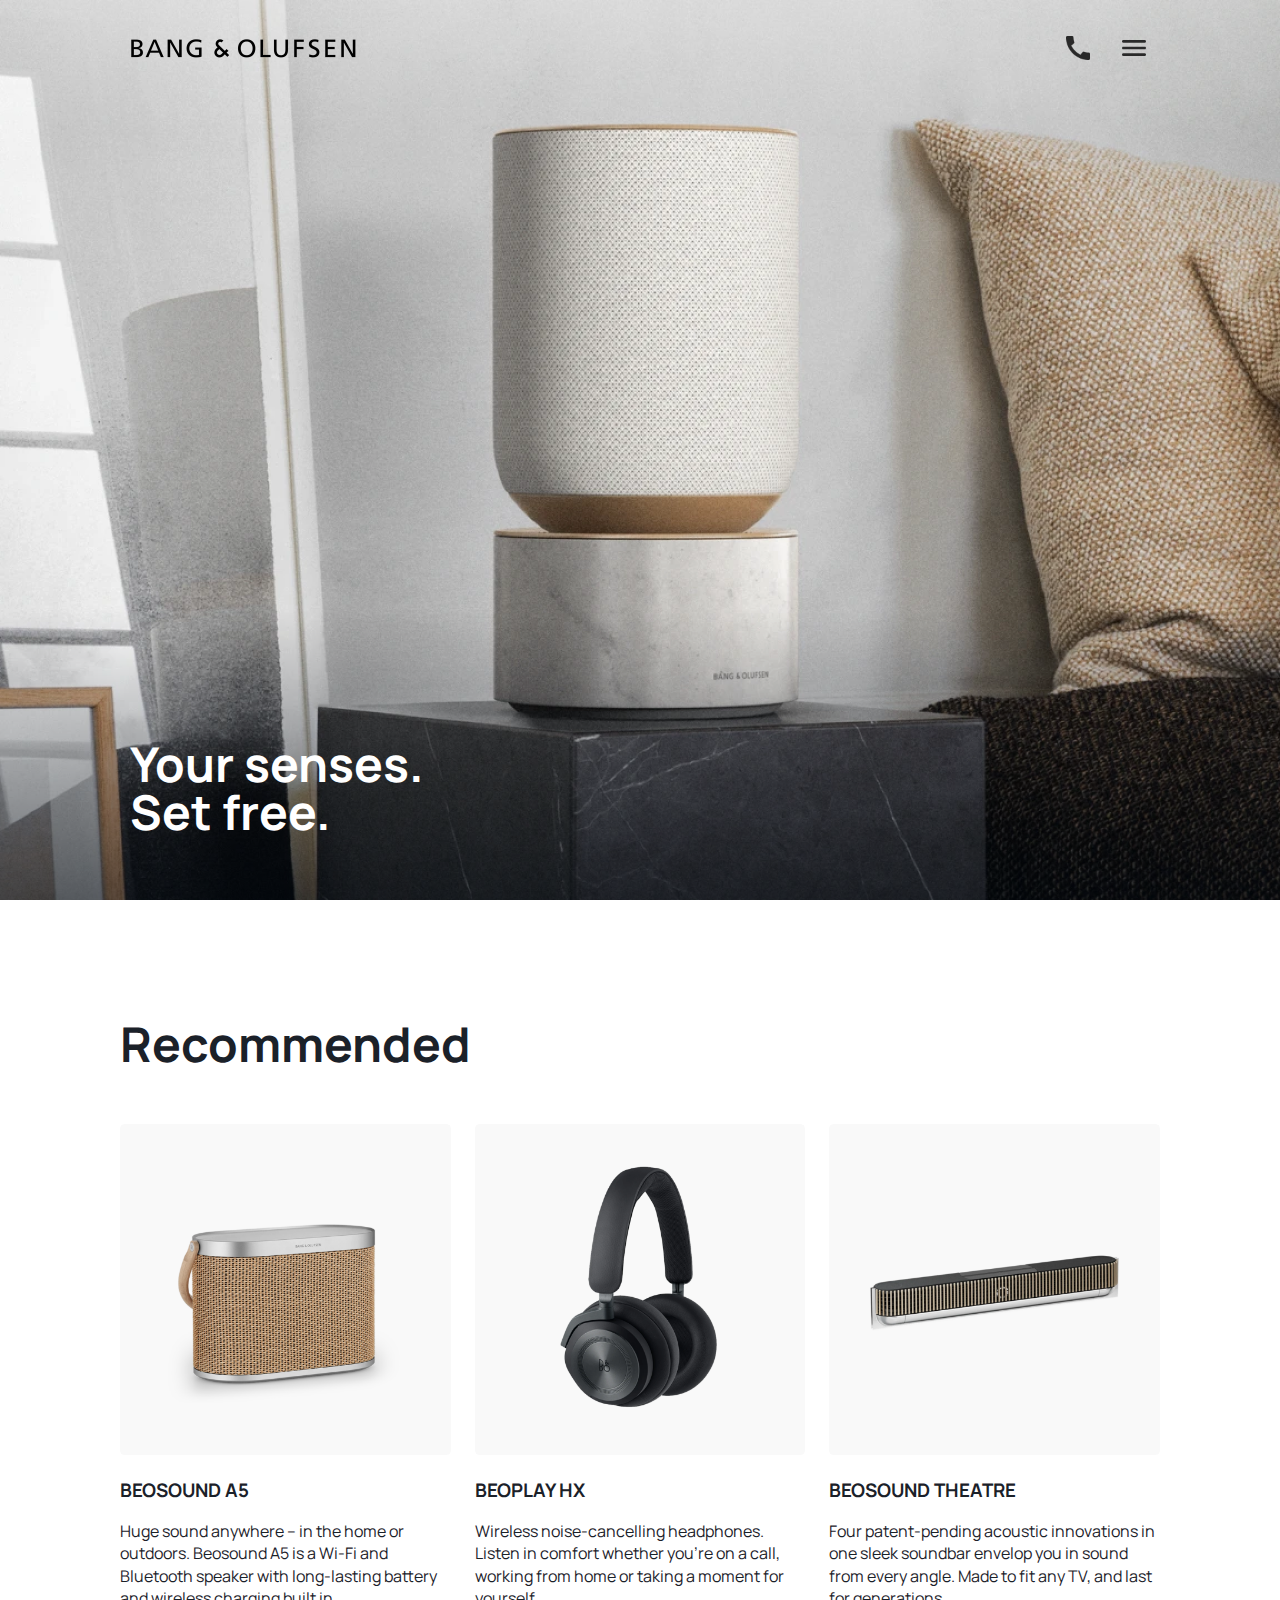
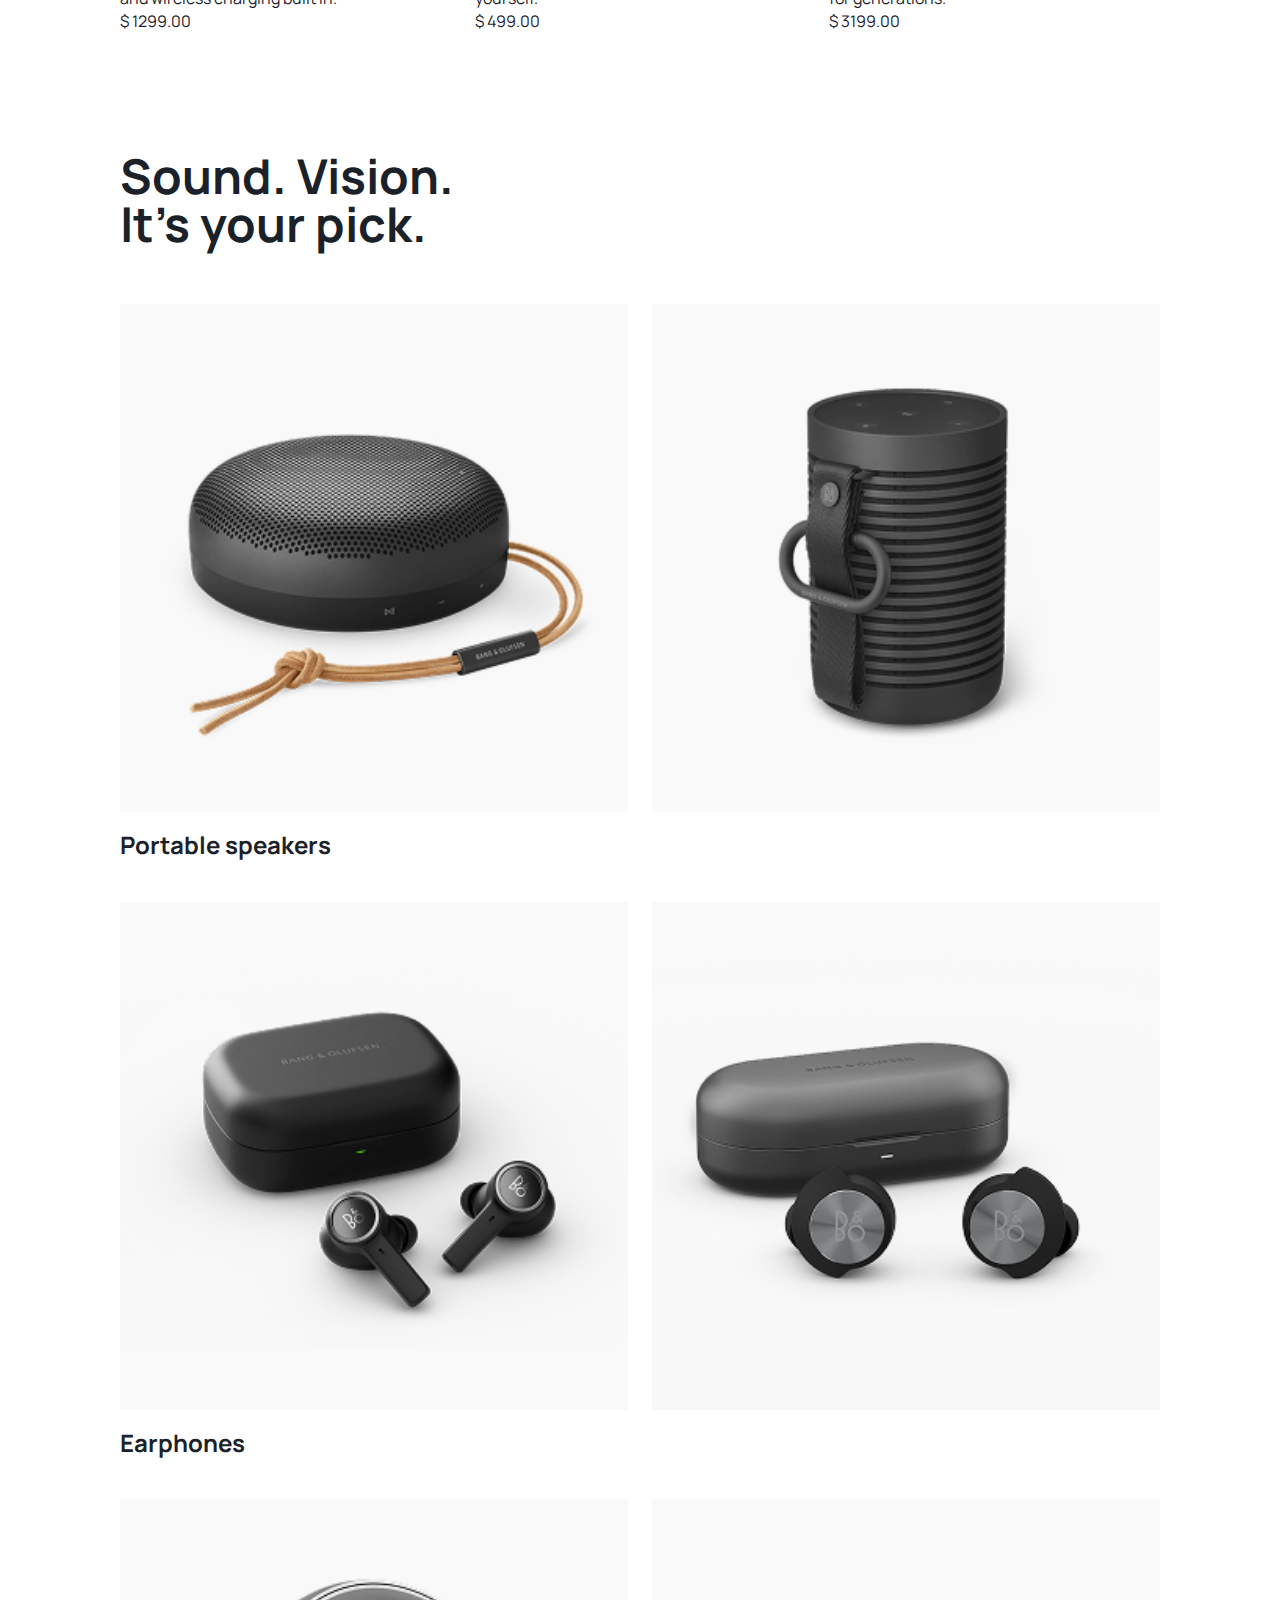
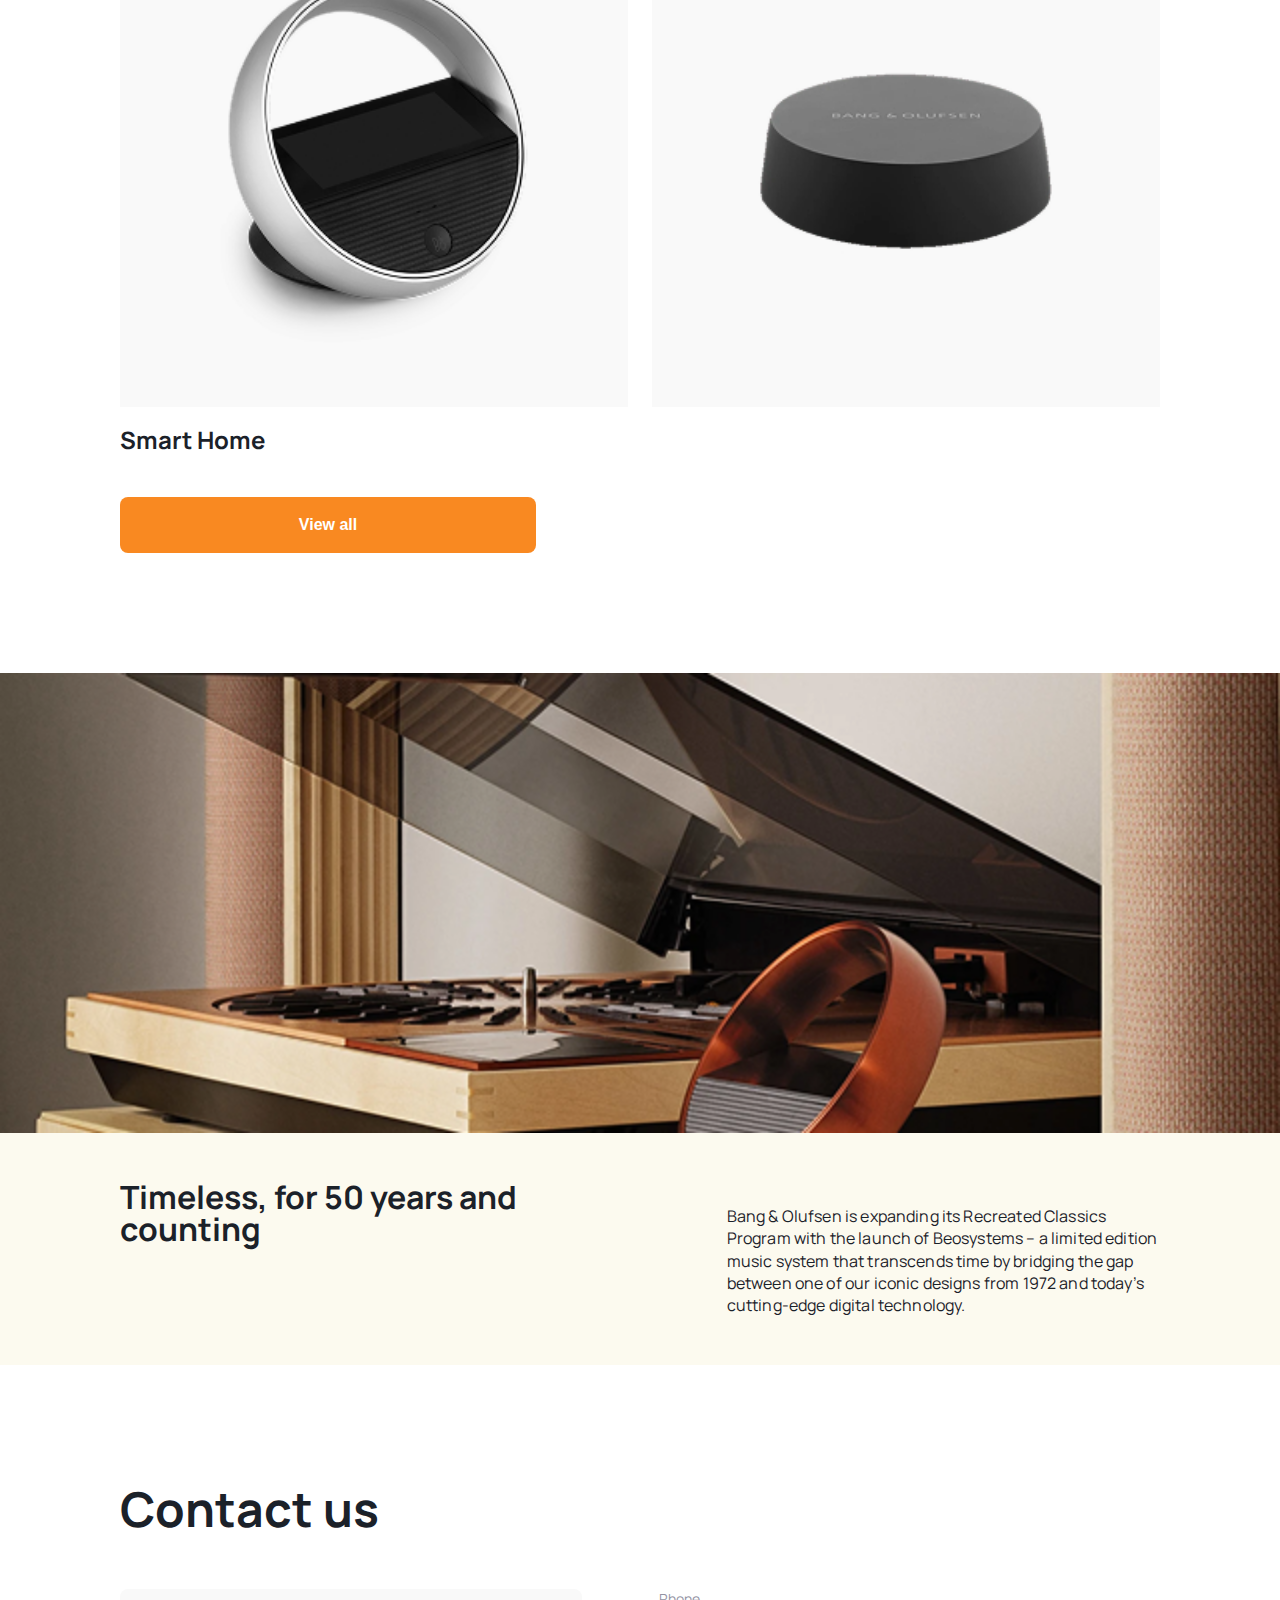
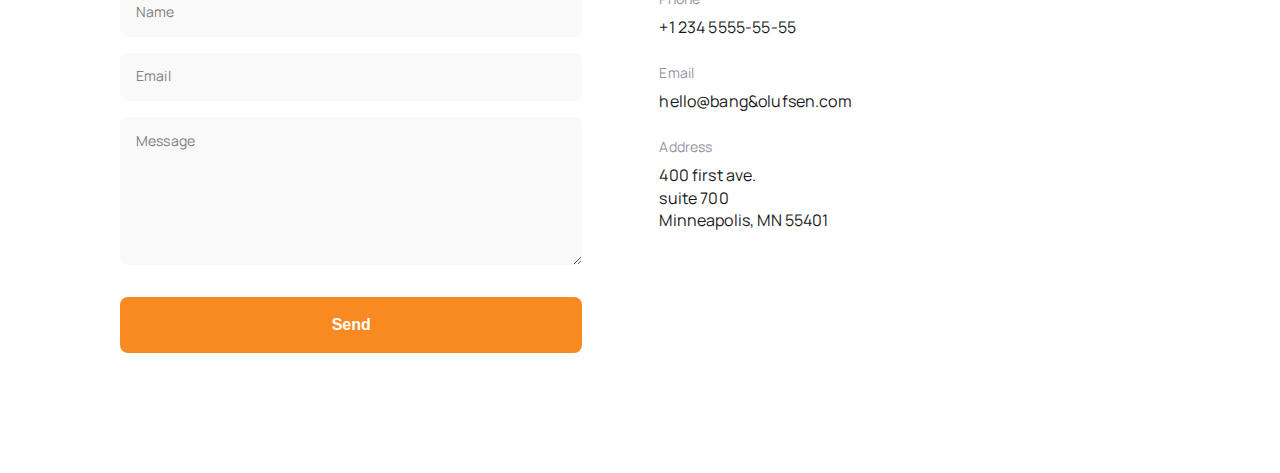
<file: index.html>
<!doctype html><html lang="en" class="page"><head><meta charset="utf-8"><meta name="viewport" content="width=device-width, initial-scale=1.0"><link rel="preconnect" href="https://fonts.googleapis.com"><link rel="preconnect" href="https://fonts.gstatic.com" crossorigin><link href="https://fonts.googleapis.com/css2?family=Manrope:wght@400;700&display=swap" rel="stylesheet"><title>Bang & Olufsen</title><link rel="icon" href="favicon-96x96.dd5d5b81.png"><link rel="stylesheet" href="index.6fd50375.css"><script src="index.72a14a0b.js" defer></script></head><body class="page__body"> <header class="header"> <div class="container"> <div class="header__content"> <div class="top-bar"> <a href="#" class="top-bar__logo-link" tabindex="0" id="page-logo"> <img src="logo-2x.269a4ae6.png" alt="Bang & Olufsen logo" class="top-bar__logo"> </a> <div class="top-bar__icons"> <a href="tel:+1 234 5555-55-55" class="icon icon--phone" tabindex="0"></a> <a href="#menu" class="icon icon--menu" tabindex="0" id="open-menu-button"></a> </div> </div> <div class="header__bottom"> <h1 class="header__title"> Your senses. <br> Set free. </h1> </div> </div> </div> </header> <aside class="menu page__menu" id="menu"> <div class="container"> <div class="menu__top top-bar"> <a href="#" class="top-bar__logo-link" tabindex="-1" id="menu_logo"> <img src="logo-2x.269a4ae6.png" alt="Bang & Olufsen logo" class="top-bar__logo"> </a> <a href="#" class="icon icon--close" tabindex="-1" id="close-menu-button"></a> </div> <div class="menu__bottom"> <nav class="menu__nav nav"> <ul class="nav__list"> <li class="nav__item"> <a class="nav__link" href="#recommended" tabindex="-1"> Recommended </a> </li> <li class="nav__item"> <a class="nav__link" href="#categories" tabindex="-1"> Categories </a> </li> <li class="nav__item"> <a class="nav__link" href="#about-us" tabindex="-1"> About Us </a> </li> <li class="nav__item"> <a class="nav__link" href="#contacts" tabindex="-1"> Contact Us </a> </li> </ul> </nav> <a href="tel:+1 234 5555-55-55" class="menu__phone-number" tabindex="-1"> +1 234 5555-55-55 </a> <a href="tel:+1 234 5555-55-55" class="menu__call-to-order" tabindex="-1"> call to order </a> </div> </div> </aside> <main class="main"> <div class="main__content"> <section class="container recommended" id="recommended"> <h2 class="section-title">Recommended</h2> <div class="recommended__products"> <article class="product recommended__product"> <img src="image-1.fb828570.png" alt="BEOSOUND A5" class="product__photo"> <h3 class="product__title">BEOSOUND A5</h3> <p class="product__description"> Huge sound anywhere – in the home or outdoors. Beosound A5 is a Wi-Fi and Bluetooth speaker with long-lasting battery and wireless charging built in. </p> <p class="product__price">$ 1299.00</p> </article> <article class="product recommended__product"> <img src="image-2.3d087c6a.png" alt="BEOPLAY HX" class="product__photo"> <h3 class="product__title">BEOPLAY HX</h3> <p class="product__description"> Wireless noise-cancelling headphones. Listen in comfort whether you're on a call, working from home or taking a moment for yourself. </p> <p class="product__price">$ 499.00</p> </article> <article class="product recommended__product"> <img src="image-3.21c71e5a.png" alt="BEOSOUND THEATRE" class="product__photo"> <h3 class="product__title">BEOSOUND THEATRE</h3> <p class="product__description"> Four patent-pending acoustic innovations in one sleek soundbar envelop you in sound from every angle. Made to fit any TV, and last for generations. </p> <p class="product__price">$ 3199.00</p> </article> </div> </section> <section class="categories" id="categories"> <h2 class="section-title"> Sound. Vision. <br> It’s your pick. </h2> <div class="categories__wrapper"> <article class="category"> <div class="category__photos"> <a href="#" class="category__link" tabindex="0"> <picture> <source media="(min-width: 1020px)" srcset="speakers-1-d.84e69f89.png"> <source media="(min-width: 576px)" srcset="speakers-1-t.31609727.png"> <img src="speakers-1.0a0c7436.png" alt="Portable speakers-1" class="category__photo"> </picture> </a> <a href="#" class="category__link" tabindex="0"> <picture> <source media="(min-width: 1020px)" srcset="speakers-2-d.5d2d7064.png"> <source media="(min-width: 576px)" srcset="speakers-2-t.469cbfd9.png"> <img src="speakers-2.a80bdeb0.png" alt="Portable speakers-2" class="category__photo"> </picture> </a> </div> <h3 class="category__title">Portable speakers</h3> </article> <article class="category"> <div class="category__photos"> <a href="#" class="category__link" tabindex="0"> <picture> <source media="(min-width: 1020px)" srcset="earphones-1-d.3401326b.png"> <source media="(min-width: 576px)" srcset="earphones-1-t.f3077cf5.png"> <img src="earphones-1.4a187939.png" alt="Earphones-1" class="category__photo"> </picture> </a> <a href="#" class="category__link" tabindex="0"> <picture> <source media="(min-width: 1020px)" srcset="earphones-2-d.e0e99754.png"> <source media="(min-width: 576px)" srcset="earphones-2-t.e1a222fe.png"> <img src="earphons-2.86141845.png" alt="Earphones-2" class="category__photo"> </picture> </a> </div> <h3 class="category__title">Earphones</h3> </article> <article class="category"> <div class="category__photos"> <a href="#" class="category__link" tabindex="0"> <picture> <source media="(min-width: 1020px)" srcset="smart-1-d.df1e7ed9.png"> <source media="(min-width: 576px)" srcset="smart-1-t.f17be954.png"> <img src="smart-1.e2a3253a.png" alt="Smart Home-1" class="category__photo"> </picture> </a> <a href="#" class="category__link" tabindex="0"> <picture> <source media="(min-width: 1020px)" srcset="smart-2-d.f8fe07ad.png"> <source media="(min-width: 576px)" srcset="smart-2-t.583bf892.png"> <img src="smart-2.0e559e79.png" alt="Smart Home-2" class="category__photo"> </picture> </a> </div> <h3 class="category__title">Smart Home</h3> </article> </div> <button class="categories__button" tabindex="0"> View all </button> </section> <section class="about-us" id="about-us"> <img src="image-about-us.554b0894.png" alt="about us" class="about-us__image"> <div class="about-us__content container"> <h2 class="about-us__title section-title"> Timeless, for 50 years and counting </h2> <p class="about-us__text"> Bang & Olufsen is expanding its Recreated Classics Program with the launch of Beosystems – a limited edition music system that transcends time by bridging the gap between one of our iconic designs from 1972 and today’s cutting-edge digital technology. </p> </div> </section> <section class="contacts container" id="contacts"> <h2 class="section-title">Contact us</h2> <div class="contacts__wrapper"> <form class="form" action="#" method="post" onsubmit="this.reset(); return false;"> <input class="form__name" type="text" name="name" placeholder="Name" required tabindex="0"> <input class="form__email" type="email" name="email" placeholder="Email" required tabindex="0"> <textarea class="form__message" name="message" placeholder="Message" required tabindex="0"></textarea> <button type="submit" class="contacts__button" tabindex="0"> Send </button> </form> <div class="information"> <div class="information__phone"> <p class="information__phone-title">Phone</p> <p class="information__phone-number"> <a href="tel:+123455555555" tabindex="0"> +1 234 5555-55-55 </a> </p> </div> <div class="information__email"> <p class="information__email-title">Email</p> <p class="information__email-name"> <a href="mailto:hello@bang-olufsen.com" tabindex="0"> hello@bang&olufsen.com </a> </p> </div> <div class="information__address"> <p class="information__address-title">Address</p> <p class="information__address-description"> <a href="https://www.google.com/maps/place/400+1st+Ave+N+%23700,+Minneapolis,+MN+55401,+USA" target="_blank" tabindex="0"> 400 first ave. <br> suite 700 <br> Minneapolis, MN 55401 </a> </p> </div> </div> </div> </section> </div> </main> </body></html>
</file>
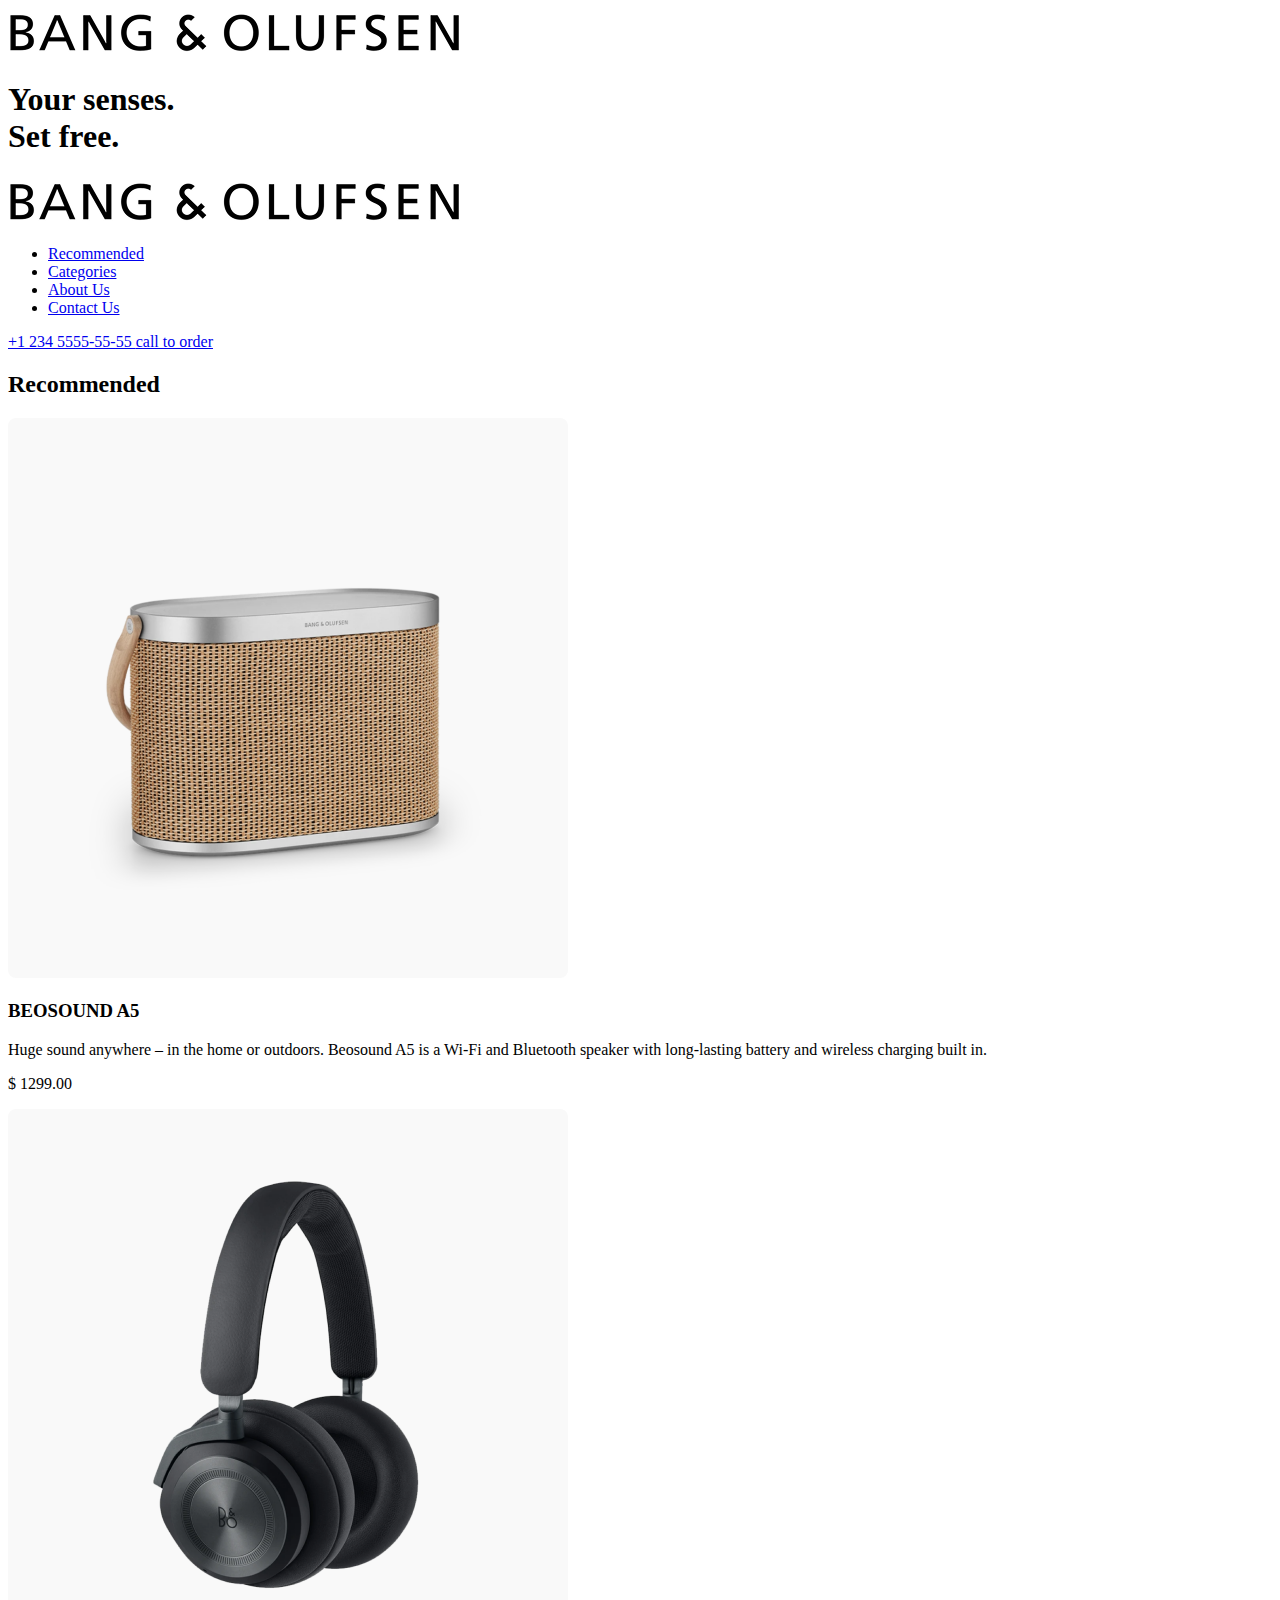
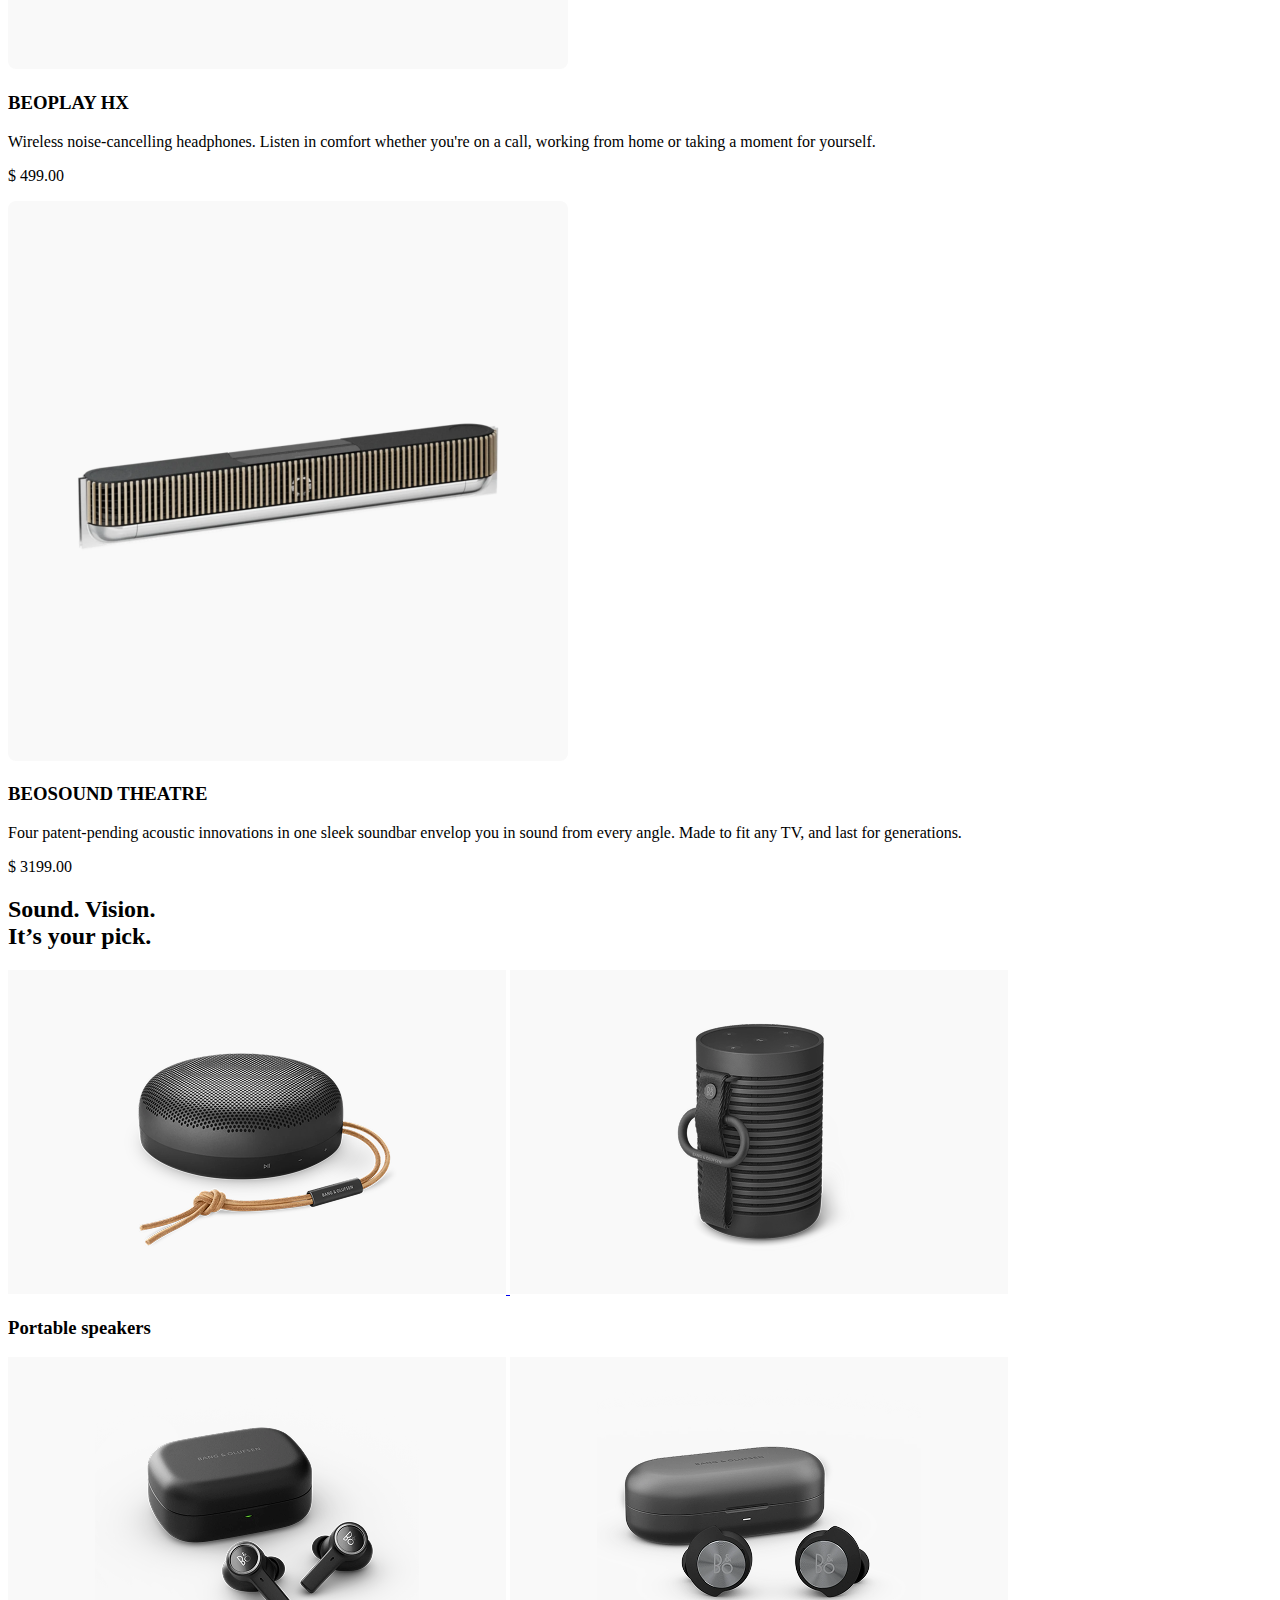
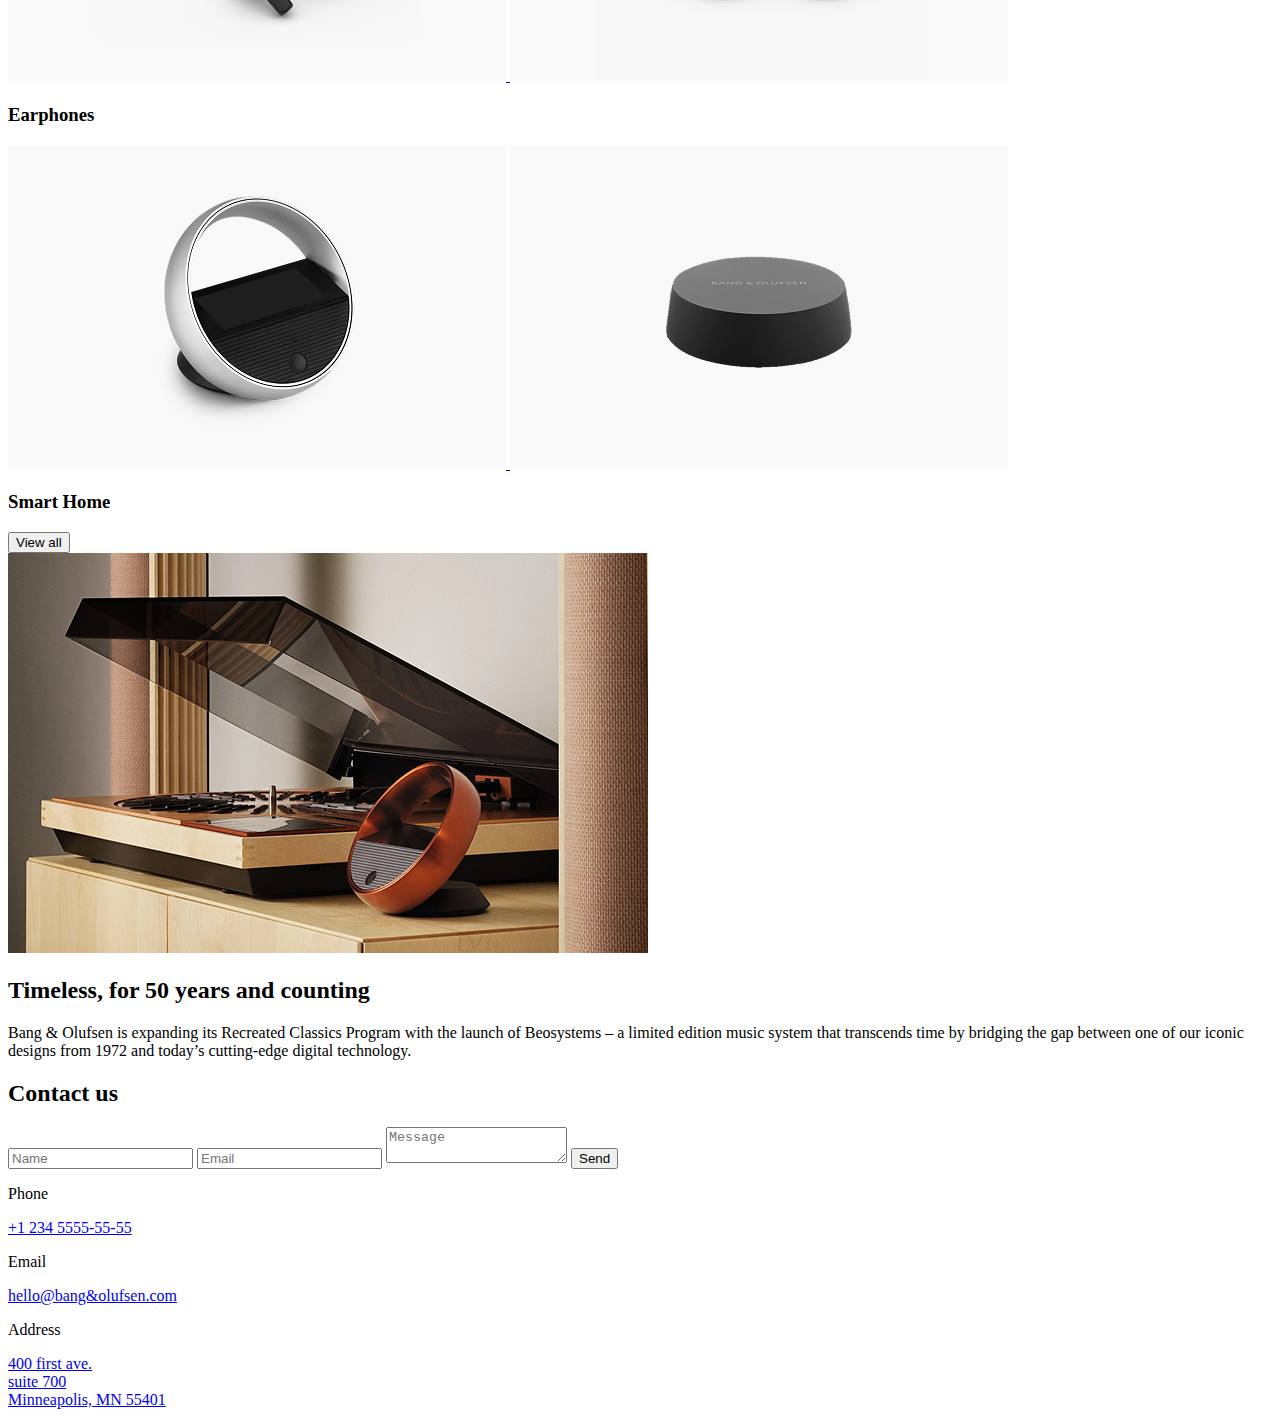
<file: src/index.html>
<!doctype html>
<html
  lang="en"
  class="page"
>
  <head>
    <meta charset="UTF-8" />
    <meta
      name="viewport"
      content="width=device-width, initial-scale=1.0"
    />
    <link
      rel="preconnect"
      href="https://fonts.googleapis.com"
    />
    <link
      rel="preconnect"
      href="https://fonts.gstatic.com"
      crossorigin="anonymous"
    />
    <link
      href="https://fonts.googleapis.com/css2?family=Manrope:wght@400;700&display=swap"
      rel="stylesheet"
    />
    <title>Bang & Olufsen</title>
    <link
      rel="icon"
      href="./images/favicon-96x96.png"
    />
    <link
      rel="stylesheet"
      href="./styles/main.scss"
    />
    <script
      src="scripts/main.js"
      defer
    ></script>
  </head>
  <body class="page__body">
    <header class="header">
      <div class="container">
        <div class="header__content">
          <div class="top-bar">
            <a
              href="#"
              class="top-bar__logo-link"
              tabindex="0"
              id="page-logo"
            >
              <img
                src="./images/logo-2x.png"
                alt="Bang & Olufsen logo"
                class="top-bar__logo"
              />
            </a>

            <div class="top-bar__icons">
              <a
                href="tel:+1 234 5555-55-55"
                class="icon icon--phone"
                tabindex="0"
              ></a>

              <a
                href="#menu"
                class="icon icon--menu"
                tabindex="0"
                id="open-menu-button"
              ></a>
            </div>
          </div>

          <div class="header__bottom">
            <h1 class="header__title">
              Your senses.
              <br />
              Set free.
            </h1>
          </div>
        </div>
      </div>
    </header>

    <aside
      class="page__menu menu"
      id="menu"
    >
      <div class="container">
        <div class="top-bar menu__top">
          <a
            href="#"
            class="top-bar__logo-link"
            tabindex="-1"
            id="menu_logo"
          >
            <img
              src="./images/logo-2x.png"
              alt="Bang & Olufsen logo"
              class="top-bar__logo"
            />
          </a>

          <a
            href="#"
            class="icon icon--close"
            tabindex="-1"
            id="close-menu-button"
          ></a>
        </div>

        <div class="menu__bottom">
          <nav class="nav menu__nav">
            <ul class="nav__list">
              <li class="nav__item">
                <a
                  class="nav__link"
                  href="#recommended"
                  tabindex="-1"
                >
                  Recommended
                </a>
              </li>

              <li class="nav__item">
                <a
                  class="nav__link"
                  href="#categories"
                  tabindex="-1"
                >
                  Categories
                </a>
              </li>

              <li class="nav__item">
                <a
                  class="nav__link"
                  href="#about-us"
                  tabindex="-1"
                >
                  About Us
                </a>
              </li>

              <li class="nav__item">
                <a
                  class="nav__link"
                  href="#contacts"
                  tabindex="-1"
                >
                  Contact Us
                </a>
              </li>
            </ul>
          </nav>

          <a
            href="tel:+1 234 5555-55-55"
            class="menu__phone-number"
            tabindex="-1"
          >
            +1 234 5555-55-55
          </a>
          <a
            href="tel:+1 234 5555-55-55"
            class="menu__call-to-order"
            tabindex="-1"
          >
            call to order
          </a>
        </div>
      </div>
    </aside>

    <main class="main">
      <div class="main__content">
        <section
          class="recommended container"
          id="recommended"
        >
          <h2 class="section-title">Recommended</h2>

          <div class="recommended__products">
            <article class="product recommended__product">
              <img
                src="./images/products/image-1.png"
                alt="BEOSOUND A5"
                class="product__photo"
              />

              <h3 class="product__title">BEOSOUND A5</h3>
              <p class="product__description">
                Huge sound anywhere – in the home or outdoors. Beosound A5 is a
                Wi-Fi and Bluetooth speaker with long-lasting battery and
                wireless charging built in.
              </p>
              <p class="product__price">$ 1299.00</p>
            </article>

            <article class="product recommended__product">
              <img
                src="./images/products/image-2.png"
                alt="BEOPLAY HX"
                class="product__photo"
              />

              <h3 class="product__title">BEOPLAY HX</h3>
              <p class="product__description">
                Wireless noise-cancelling headphones. Listen in comfort whether
                you're on a call, working from home or taking a moment for
                yourself.
              </p>
              <p class="product__price">$ 499.00</p>
            </article>

            <article class="product recommended__product">
              <img
                src="./images/products/image-3.png"
                alt="BEOSOUND THEATRE"
                class="product__photo"
              />

              <h3 class="product__title">BEOSOUND THEATRE</h3>
              <p class="product__description">
                Four patent-pending acoustic innovations in one sleek soundbar
                envelop you in sound from every angle. Made to fit any TV, and
                last for generations.
              </p>
              <p class="product__price">$ 3199.00</p>
            </article>
          </div>
        </section>

        <section
          class="categories"
          id="categories"
        >
          <h2 class="section-title">
            Sound. Vision.
            <br />
            It’s your pick.
          </h2>

          <div class="categories__wrapper">
            <article class="category">
              <div class="category__photos">
                <a
                  href="#"
                  class="category__link"
                  tabindex="0"
                >
                  <picture>
                    <source
                      media="(min-width: 1020px)"
                      srcset="./images/categories/speakers-1-d.png"
                    />
                    <source
                      media="(min-width: 576px)"
                      srcset="./images/categories/speakers-1-t.png"
                    />

                    <img
                      src="./images/categories/speakers-1.png"
                      alt="Portable speakers-1"
                      class="category__photo"
                    />
                  </picture>
                </a>

                <a
                  href="#"
                  class="category__link"
                  tabindex="0"
                >
                  <picture>
                    <source
                      media="(min-width: 1020px)"
                      srcset="./images/categories/speakers-2-d.png"
                    />
                    <source
                      media="(min-width: 576px)"
                      srcset="./images/categories/speakers-2-t.png"
                    />

                    <img
                      src="./images/categories/speakers-2.png"
                      alt="Portable speakers-2"
                      class="category__photo"
                    />
                  </picture>
                </a>
              </div>

              <h3 class="category__title">Portable speakers</h3>
            </article>

            <article class="category">
              <div class="category__photos">
                <a
                  href="#"
                  class="category__link"
                  tabindex="0"
                >
                  <picture>
                    <source
                      media="(min-width: 1020px)"
                      srcset="./images/categories/earphones-1-d.png"
                    />
                    <source
                      media="(min-width: 576px)"
                      srcset="./images/categories/earphones-1-t.png"
                    />

                    <img
                      src="./images/categories/earphones-1.png"
                      alt="Earphones-1"
                      class="category__photo"
                    />
                  </picture>
                </a>

                <a
                  href="#"
                  class="category__link"
                  tabindex="0"
                >
                  <picture>
                    <source
                      media="(min-width: 1020px)"
                      srcset="./images/categories/earphones-2-d.png"
                    />
                    <source
                      media="(min-width: 576px)"
                      srcset="./images/categories/earphones-2-t.png"
                    />

                    <img
                      src="./images/categories/earphons-2.png"
                      alt="Earphones-2"
                      class="category__photo"
                    />
                  </picture>
                </a>
              </div>

              <h3 class="category__title">Earphones</h3>
            </article>

            <article class="category">
              <div class="category__photos">
                <a
                  href="#"
                  class="category__link"
                  tabindex="0"
                >
                  <picture>
                    <source
                      media="(min-width: 1020px)"
                      srcset="./images/categories/smart-1-d.png"
                    />
                    <source
                      media="(min-width: 576px)"
                      srcset="./images/categories/smart-1-t.png"
                    />

                    <img
                      src="./images/categories/smart-1.png"
                      alt="Smart Home-1"
                      class="category__photo"
                    />
                  </picture>
                </a>

                <a
                  href="#"
                  class="category__link"
                  tabindex="0"
                >
                  <picture>
                    <source
                      media="(min-width: 1020px)"
                      srcset="./images/categories/smart-2-d.png"
                    />
                    <source
                      media="(min-width: 576px)"
                      srcset="./images/categories/smart-2-t.png"
                    />
                    <img
                      src="./images/categories/smart-2.png"
                      alt="Smart Home-2"
                      class="category__photo"
                    />
                  </picture>
                </a>
              </div>

              <h3 class="category__title">Smart Home</h3>
            </article>
          </div>

          <button
            class="categories__button"
            tabindex="0"
          >
            View all
          </button>
        </section>

        <section
          class="about-us"
          id="about-us"
        >
          <img
            src="./images/image-about-us.png"
            alt="about us"
            class="about-us__image"
          />

          <div class="about-us__content container">
            <h2 class="section-title about-us__title">
              Timeless, for 50 years and counting
            </h2>

            <p class="about-us__text">
              Bang & Olufsen is expanding its Recreated Classics Program with
              the launch of Beosystems – a limited edition music system that
              transcends time by bridging the gap between one of our iconic
              designs from 1972 and today’s cutting-edge digital technology.
            </p>
          </div>
        </section>

        <section
          class="contacts container"
          id="contacts"
        >
          <h2 class="section-title">Contact us</h2>

          <div class="contacts__wrapper">
            <form
              class="form"
              action="#"
              method="post"
              onsubmit="this.reset(); return false;"
            >
              <input
                class="form__name"
                type="text"
                name="name"
                placeholder="Name"
                required
                tabindex="0"
              />
              <input
                class="form__email"
                type="email"
                name="email"
                placeholder="Email"
                required
                tabindex="0"
              />
              <textarea
                class="form__message"
                name="message"
                placeholder="Message"
                required
                tabindex="0"
              ></textarea>
              <button
                type="submit"
                class="contacts__button"
                tabindex="0"
              >
                Send
              </button>
            </form>

            <div class="information">
              <div class="information__phone">
                <p class="information__phone-title">Phone</p>
                <p class="information__phone-number">
                  <a
                    href="tel:+123455555555"
                    tabindex="0"
                  >
                    +1 234 5555-55-55
                  </a>
                </p>
              </div>

              <div class="information__email">
                <p class="information__email-title">Email</p>
                <p class="information__email-name">
                  <a
                    href="mailto:hello@bang-olufsen.com"
                    tabindex="0"
                  >
                    hello@bang&olufsen.com
                  </a>
                </p>
              </div>

              <div class="information__address">
                <p class="information__address-title">Address</p>
                <p class="information__address-description">
                  <a
                    href="https://www.google.com/maps/place/400+1st+Ave+N+%23700,+Minneapolis,+MN+55401,+USA"
                    target="_blank"
                    tabindex="0"
                  >
                    400 first ave.
                    <br />
                    suite 700
                    <br />
                    Minneapolis, MN 55401
                  </a>
                </p>
              </div>
            </div>
          </div>
        </section>
      </div>
    </main>
  </body>
</html>
</file>
<file: index.6fd50375.css>
.container{padding-left:20px;padding-right:20px}@media (min-width:576px){.container{padding-left:72px;padding-right:72px}}@media (min-width:1024px){.container{max-width:1020px;margin-left:auto;margin-right:auto;padding-left:120px;padding-right:120px}}.page{color:#1b2129;scroll-behavior:smooth;font-family:Manrope,Arial,Helvetica,sans-serif;font-size:16px;line-height:140%}.page__body{min-width:320px;margin:0}.page__menu{opacity:0;pointer-events:none;transition:all .3s;position:fixed;top:0;left:0;right:0;transform:translate(-100%)}.page__menu:target{opacity:1;pointer-events:all;transform:translate(0)}.page:has(.page__menu:target){overflow:hidden}.header{background-image:url(header-bg-mobile.ed1bd79b.png);background-position:50%;background-size:cover}.header__content{-ms-flex-direction:column;flex-direction:column;-ms-flex-pack:justify;justify-content:space-between;height:100vh;display:-ms-flexbox;display:flex}.header__title{letter-spacing:0;color:#fff;margin:0;font-size:36px;font-weight:700;line-height:100%}@media (min-width:576px){.header__title{font-size:48px}}.header__bottom{padding-bottom:40px}@media (min-width:576px){.header__bottom{padding-bottom:64px}}.icon{background-position:50%;background-size:cover;width:24px;height:24px;transition:transform .3s;display:block}.icon:hover{transform:scale(1.2)}@media (min-width:576px){.icon{width:32px;height:32px}}.icon--phone{background-image:url(icon-phone-2x.015e85ad.png);position:relative}.icon--phone:after{content:"+1 234 555-55-55";white-space:nowrap;color:#1b2129;letter-spacing:2px;text-align:right;text-transform:uppercase;opacity:0;font-size:12px;font-weight:700;line-height:16px;display:inline-block;position:absolute;top:50%;left:-450%;transform:translateY(-50%)}@media (min-width:1024px){.icon--phone:hover:after{opacity:1}}.icon--menu{background-image:url(icon-burger-menu-2x.42fa2c6f.png)}.icon--menu:hover{background-image:url(burger-menu-hover-2x.250c78fb.png)}.icon--close{background-image:url(icon-close-2x.e16ae896.png)}.top-bar{-ms-flex-pack:justify;justify-content:space-between;-ms-flex-align:center;align-items:center;padding-top:24px;padding-bottom:24px;display:-ms-flexbox;display:flex}@media (min-width:576px){.top-bar{padding-top:32px;padding-bottom:32px}}.top-bar__logo-link{-ms-flex-align:center;align-items:center;display:-ms-flexbox;display:flex}.top-bar__logo{height:16px;transition:transform .3s}.top-bar__logo:hover{transform:scale(1.2)}@media (min-width:576px){.top-bar__logo{height:24px}}.top-bar__icons{gap:24px;display:-ms-flexbox;display:flex}.menu{box-sizing:border-box;background-color:#f9f9f9;height:100vh;font-weight:700;overflow:auto}.menu__top{z-index:1;margin-bottom:32px;position:sticky;top:0}@media (min-width:576px){.menu__top{margin-bottom:56px}}.menu__nav{margin-bottom:48px}.menu__phone-number{text-transform:uppercase;letter-spacing:2px;color:inherit;margin-bottom:16px;font-size:16px;line-height:140%;text-decoration:none;display:block}.menu__call-to-order{text-transform:uppercase;letter-spacing:2px;color:inherit;border-bottom:1px solid #1b2129;width:fit-content;padding-bottom:3px;font-size:16px;line-height:140%;text-decoration:none;display:block}.nav__link{color:inherit;letter-spacing:0;font-size:22px;line-height:22px;text-decoration:none;position:relative}.nav__link:after{content:"";transform-origin:0;background-color:#1b2129;width:100%;height:1px;transition:transform .3s;display:block;position:absolute;bottom:-4px;transform:scale(0)}.nav__link:hover:after{transform:scale(1)}.nav__list{-ms-flex-direction:column;flex-direction:column;gap:32px;margin:0;padding:0;list-style:none;display:-ms-flexbox;display:flex}.section-title{letter-spacing:0;margin:0 0 48px;font-size:32px;font-weight:700;line-height:100%}@media (min-width:576px){.section-title{margin-bottom:56px;font-size:40px}}@media (min-width:1024px){.section-title{font-size:48px}}.product__photo{width:100%}@media (min-width:1024px){.recommended{max-width:1260px;padding-left:120px;padding-right:120px}}.recommended__products{--columns:2;grid-template-columns:repeat(var(--columns),1fr);gap:40px 20px;display:grid}@media (min-width:576px){.recommended__products{--columns:6;column-gap:24px}}@media (min-width:1024px){.recommended__products{--columns:12}}.recommended__product{grid-column:1/-1}@media (min-width:576px){.recommended__product{grid-column:2/-2}}@media (min-width:1024px){.recommended__product{grid-column:span 4}}.product__photo{transition:transform .5s}.product__photo:hover{transform:scale(1.1)}.about-us{box-sizing:border-box;--columns:2;grid-template-columns:repeat(var(--columns),1fr);background-color:#fcfaef;column-gap:20px;display:grid}@media (min-width:576px){.about-us{--columns:6;column-gap:24px}}@media (min-width:1024px){.about-us{--columns:12}}.about-us__image{object-fit:cover;object-position:center center;grid-column:1/-1;width:100%;height:200px}@media (min-width:576px){.about-us__image{height:400px}}@media (min-width:1024px){.about-us__image{height:460px}}.about-us__content{grid-column:1/-1;margin:0;padding-top:48px;padding-bottom:48px;display:grid}@media (min-width:1024px){.about-us__content{grid-template-columns:repeat(12,1fr);max-width:1260px;padding-left:120px;padding-right:120px}}.about-us__title{letter-spacing:0;margin:0;font-size:32px;font-weight:700;line-height:32px}@media (min-width:576px){.about-us__title{grid-column:1/4}}@media (min-width:1024px){.about-us__title{grid-column:1/6}}.about-us__text{letter-spacing:.15px;margin:24px 0 0;font-size:16px;line-height:140%}@media (min-width:576px){.about-us__text{grid-column:4/7}}@media (min-width:1024px){.about-us__text{grid-column:8/13}}.categories{padding-left:20px;padding-right:20px}@media (min-width:576px){.categories{padding-left:72px;padding-right:72px}}@media (min-width:1024px){.categories{max-width:1260px;padding-left:120px;padding-right:120px}}.categories__wrapper{row-gap:40px;display:grid}@media (min-width:576px){.categories{row-gap:56px}}.categories__button{color:#fff;letter-spacing:0;box-shadow:none;background-color:#f98921;border-width:0;border-color:#f98921;border-radius:8px;width:100%;height:56px;margin-top:40px;font-size:16px;font-weight:700;line-height:27px;display:block}@media (min-width:1024px){.categories__button{width:40%}}.categories__button:hover{background-color:#1b2129}.categories__button:active{background-color:#010810}.category__photos{--columns:2;grid-template-columns:repeat(var(--columns),1fr);column-gap:20px;margin-bottom:16px;display:grid}@media (min-width:576px){.category__photos{--columns:6;column-gap:24px}}@media (min-width:1024px){.category__photos{--columns:12}}.category__link{height:0;padding-bottom:100%;position:relative}@media (min-width:576px){.category__link{grid-column:span 3}}@media (min-width:1024px){.category__link{grid-column:span 6}}.category__photo{object-fit:cover;width:100%;height:100%;transition:transform .5s;position:absolute}.category__photo:hover{transform:scale(1.1)}.category__title{letter-spacing:0;margin:0;font-size:18px;font-weight:700;line-height:140%}@media (min-width:576px){.category__title{font-size:24px;line-height:140%}}p{margin:0}a{color:#191919;text-decoration:none}@media (min-width:1024px){.contacts{max-width:1260px;padding-left:120px;padding-right:120px}.contacts__wrapper{grid-template-columns:repeat(12,1fr);display:grid}.contacts .form{grid-column:span 6}.contacts .information{grid-column-start:8;padding-top:0}}.form{box-sizing:border-box;-ms-flex-direction:column;flex-direction:column;display:-ms-flexbox;display:flex}.form__name,.form__email{height:48px;margin-bottom:16px}.form__message{height:148px;margin-bottom:32px}.form__name,.form__email,.form__message{box-sizing:border-box;background-color:#f9f9f9;border:none;border-radius:8px;padding:14px 16px}.form__name::placeholder{color:#7e7e83;letter-spacing:.15px;font-family:Manrope,Arial,Helvetica,sans-serif;font-size:14px;font-weight:400;line-height:140%}.form__name::placeholder{color:#7e7e83;letter-spacing:.15px;font-family:Manrope,Arial,Helvetica,sans-serif;font-size:14px;font-weight:400;line-height:140%}.form__email::placeholder{color:#7e7e83;letter-spacing:.15px;font-family:Manrope,Arial,Helvetica,sans-serif;font-size:14px;font-weight:400;line-height:140%}.form__email::placeholder{color:#7e7e83;letter-spacing:.15px;font-family:Manrope,Arial,Helvetica,sans-serif;font-size:14px;font-weight:400;line-height:140%}.form__message::placeholder{color:#7e7e83;letter-spacing:.15px;font-family:Manrope,Arial,Helvetica,sans-serif;font-size:14px;font-weight:400;line-height:140%}.form__message::placeholder{color:#7e7e83;letter-spacing:.15px;font-family:Manrope,Arial,Helvetica,sans-serif;font-size:14px;font-weight:400;line-height:140%}.form__name:hover,.form__email:hover,.form__message:hover{border:1px solid #dbdbdb}.form__name:hover::placeholder{color:#1b2129}.form__name:hover::placeholder{color:#1b2129}.form__email:hover::placeholder{color:#1b2129}.form__email:hover::placeholder{color:#1b2129}.form__message:hover::placeholder{color:#1b2129}.form__message:hover::placeholder{color:#1b2129}.form__name:focus,.form__email:focus,.form__message:focus{border:2px solid #f98921;outline:none}.contacts__button{color:#fff;letter-spacing:0;box-shadow:none;background-color:#f98921;border-width:0;border-color:#f98921;border-radius:8px;width:100%;height:56px;font-size:16px;font-weight:700;line-height:27px;display:block}.contacts__button:hover{background-color:#1b2129}.contacts__button:active{background-color:#010810}.information{-ms-flex-direction:column;flex-direction:column;padding-top:48px;display:-ms-flexbox;display:flex}@media (min-width:576px){.information{padding-top:80px}}.information__phone{height:50px;margin-bottom:24px}.information__phone-title{letter-spacing:.15px;color:#9393a3;margin-bottom:8px;font-size:14px;font-weight:400;line-height:140%}.information__phone-number{letter-spacing:.15px;color:#191919;font-size:16px;font-weight:400;line-height:140%}.information__phone-number:hover{color:#1b2129}.information__email{height:50px;margin-bottom:24px}.information__email-title{letter-spacing:.15px;color:#9393a3;margin-bottom:8px;font-size:14px;font-weight:400;line-height:140%}.information__email-name{letter-spacing:.15px;color:#191919;font-size:16px;font-weight:400;line-height:140%}.information__email-name:hover{color:#1b2129}.information__address{height:96px}.information__address-title{letter-spacing:.15px;color:#9393a3;margin-bottom:8px;font-size:14px;font-weight:400;line-height:140%}.information__address-description{letter-spacing:.15px;color:#191919;font-size:16px;font-weight:400;line-height:140%}.information__address-description:hover{color:#1b2129}.main{background-color:#fff;position:relative}.main__content{row-gap:96px;padding-top:64px;padding-bottom:64px;display:grid}@media (min-width:576px){.main__content{row-gap:120px;padding-top:120px;padding-bottom:120px}}
/*# sourceMappingURL=index.6fd50375.css.map */
</file>
